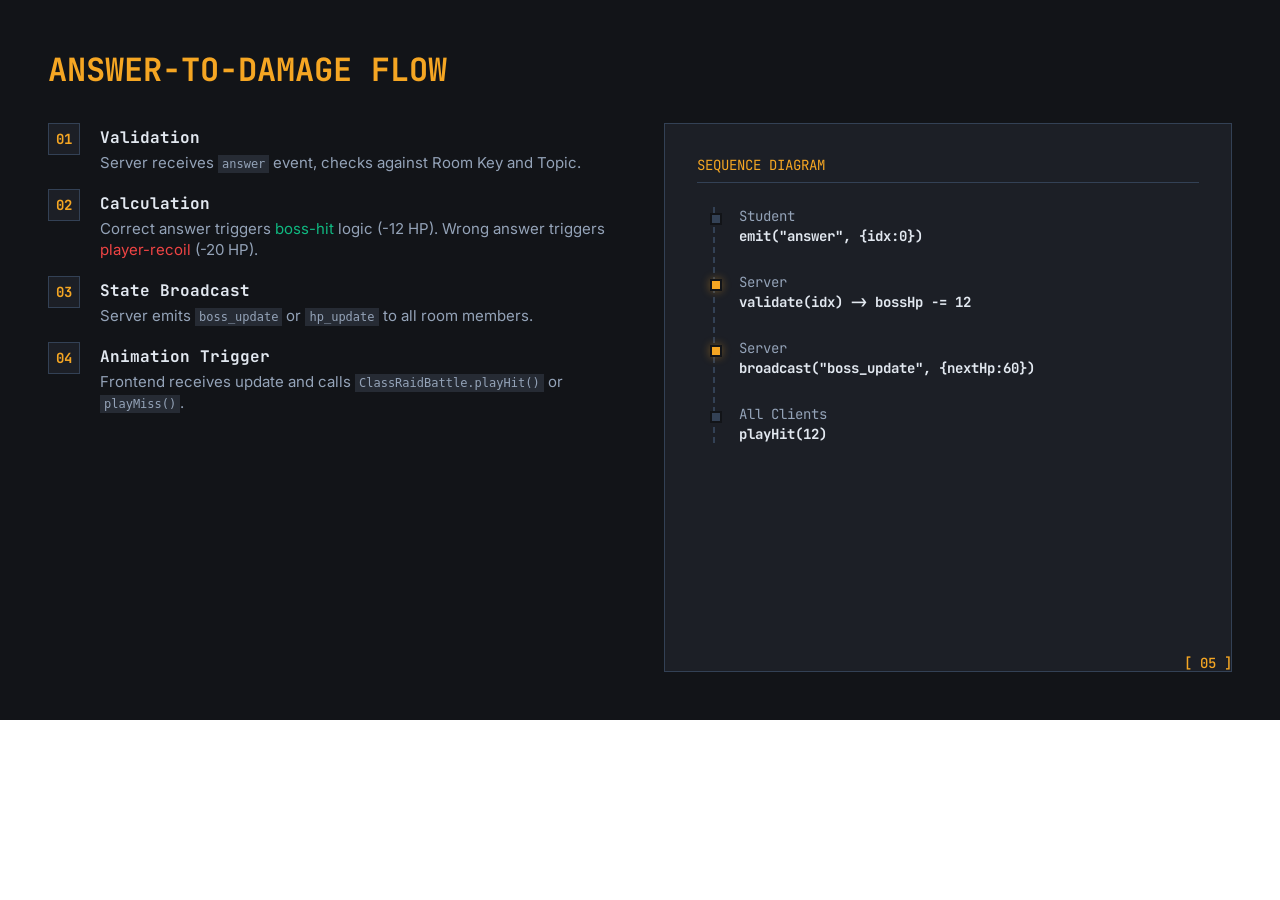
<file: answer_flow.html>
<!DOCTYPE html>
<html lang="en">
<head>
  <meta charset="utf-8">
  <link href="https://fonts.googleapis.com/css2?family=JetBrains+Mono:wght@500;700&family=Inter:wght@400;500&display=swap" rel="stylesheet">
  <style>
    * { margin: 0; padding: 0; box-sizing: border-box; }
    .slide-container { 
      width: 1280px; min-height: 720px; 
      background: #121418; color: #E2E8F0; padding: 48px;
      display: flex; flex-direction: column;
      font-family: 'Inter', sans-serif; position: relative;
    }
    .heading { font-family: 'JetBrains Mono', monospace; font-size: 32px; color: #F5A623; font-weight: 700; text-transform: uppercase; margin-bottom: 32px; }
    .content-zone { flex: 1; display: grid; grid-template-columns: 1fr 1fr; gap: 48px; }
    .flow-pane { display: flex; flex-direction: column; gap: 16px; }
    .step { display: flex; gap: 20px; align-items: flex-start; }
    .step-num { flex: 0 0 32px; height: 32px; background: #1C1F26; border: 1px solid #334155; display: grid; place-items: center; font-family: 'JetBrains Mono', monospace; font-size: 14px; color: #F5A623; font-weight: 700; }
    .step-body { flex: 1; padding-top: 4px; }
    .step-title { font-family: 'JetBrains Mono', monospace; font-size: 16px; font-weight: 700; margin-bottom: 4px; color: #E2E8F0; }
    .step-desc { font-size: 15px; color: #94A3B8; line-height: 1.4; }
    .visual-pane { background: #1C1F26; border: 1px solid #334155; padding: 32px; position: relative; }
    .v-title { font-family: 'JetBrains Mono', monospace; font-size: 14px; color: #F5A623; text-transform: uppercase; margin-bottom: 24px; border-bottom: 1px solid #334155; padding-bottom: 8px; }
    .seq-line { border-left: 2px dashed #334155; margin-left: 16px; padding-left: 24px; position: relative; }
    .seq-node { margin-bottom: 28px; position: relative; }
    .seq-node::before { content: ''; position: absolute; left: -29px; top: 6px; width: 8px; height: 8px; background: #334155; border: 2px solid #121418; }
    .seq-node.active::before { background: #F5A623; box-shadow: 0 0 8px rgba(245, 166, 35, 0.4); }
    .seq-node span { font-family: 'JetBrains Mono', monospace; font-size: 14px; color: #94A3B8; display: block; }
    .seq-node strong { font-family: 'JetBrains Mono', monospace; font-size: 14px; color: #E2E8F0; }
    .motif { position: absolute; bottom: 48px; right: 48px; font-family: 'JetBrains Mono', monospace; font-size: 14px; color: #F5A623; font-weight: 500; }
  </style>
</head>
<body>
  <div class="slide-container">
    <h2 class="heading">Answer-to-Damage Flow</h2>
    <div class="content-zone">
      <div class="flow-pane">
        <div class="step">
          <div class="step-num">01</div>
          <div class="step-body">
            <div class="step-title">Validation</div>
            <div class="step-desc">Server receives <span class="code-inline" style="background:#262B34;padding:2px 4px;font-size:12px;font-family:monospace">answer</span> event, checks against Room Key and Topic.</div>
          </div>
        </div>
        <div class="step">
          <div class="step-num">02</div>
          <div class="step-body">
            <div class="step-title">Calculation</div>
            <div class="step-desc">Correct answer triggers <span style="color:#10B981">boss-hit</span> logic (-12 HP). Wrong answer triggers <span style="color:#EF4444">player-recoil</span> (-20 HP).</div>
          </div>
        </div>
        <div class="step">
          <div class="step-num">03</div>
          <div class="step-body">
            <div class="step-title">State Broadcast</div>
            <div class="step-desc">Server emits <span class="code-inline" style="background:#262B34;padding:2px 4px;font-size:12px;font-family:monospace">boss_update</span> or <span class="code-inline" style="background:#262B34;padding:2px 4px;font-size:12px;font-family:monospace">hp_update</span> to all room members.</div>
          </div>
        </div>
        <div class="step">
          <div class="step-num">04</div>
          <div class="step-body">
            <div class="step-title">Animation Trigger</div>
            <div class="step-desc">Frontend receives update and calls <span class="code-inline" style="background:#262B34;padding:2px 4px;font-size:12px;font-family:monospace">ClassRaidBattle.playHit()</span> or <span class="code-inline" style="background:#262B34;padding:2px 4px;font-size:12px;font-family:monospace">playMiss()</span>.</div>
          </div>
        </div>
      </div>
      <div class="visual-pane">
        <div class="v-title">Sequence Diagram</div>
        <div class="seq-line">
          <div class="seq-node"><span>Student</span><strong>emit("answer", {idx:0})</strong></div>
          <div class="seq-node active"><span>Server</span><strong>validate(idx) -> bossHp -= 12</strong></div>
          <div class="seq-node active"><span>Server</span><strong>broadcast("boss_update", {nextHp:60})</strong></div>
          <div class="seq-node"><span>All Clients</span><strong>playHit(12)</strong></div>
        </div>
      </div>
    </div>
    <div class="motif">[ 05 ]</div>
  </div>
</body>
</html>
</file>
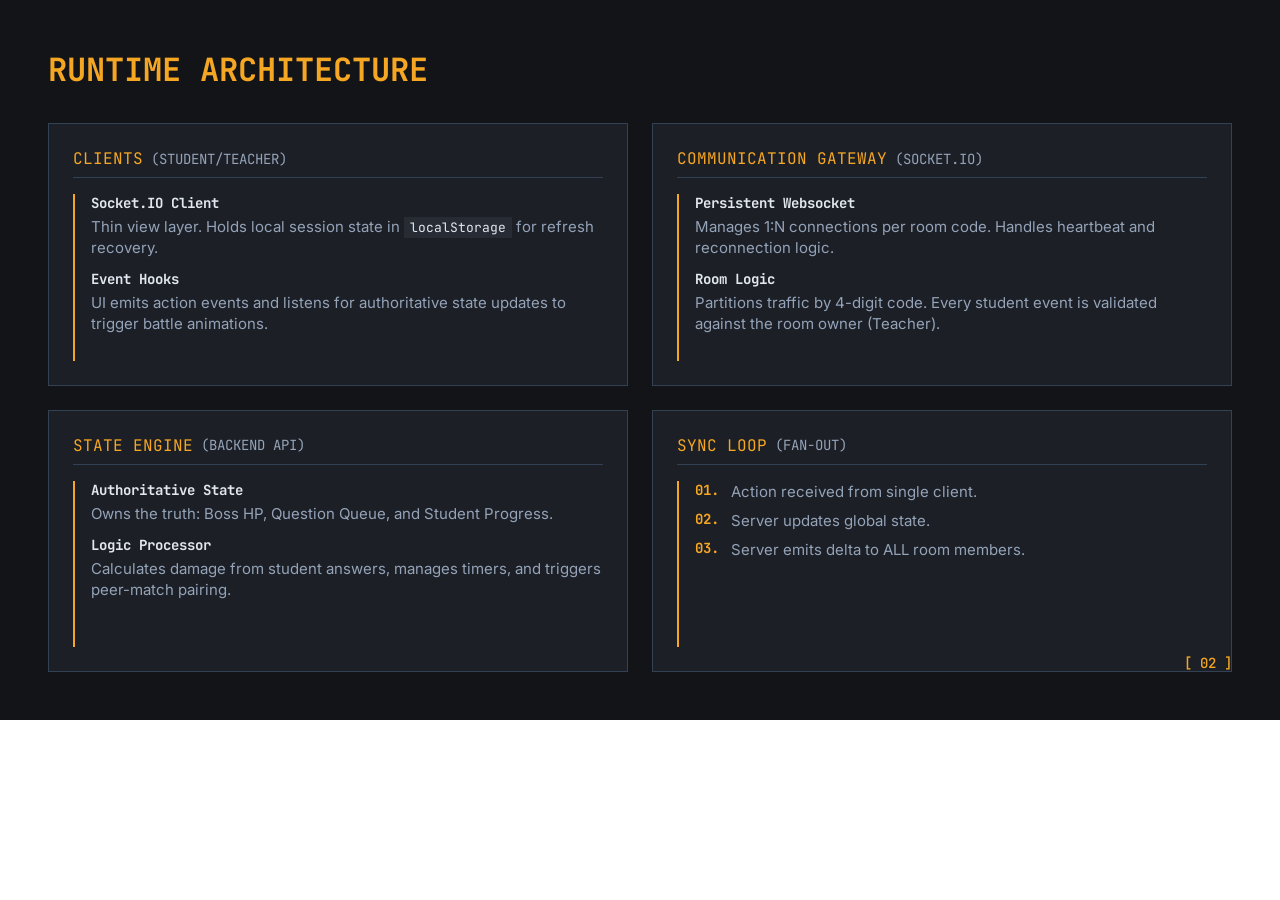
<file: architecture.html>
<!DOCTYPE html>
<html lang="en">
<head>
  <meta charset="utf-8">
  <link href="https://fonts.googleapis.com/css2?family=JetBrains+Mono:wght@500;700&family=Inter:wght@400;500&display=swap" rel="stylesheet">
  <style>
    * { margin: 0; padding: 0; box-sizing: border-box; }
    .slide-container { 
      width: 1280px; min-height: 720px; 
      background: #121418; color: #E2E8F0; padding: 48px;
      display: flex; flex-direction: column;
      font-family: 'Inter', sans-serif; position: relative;
    }
    .heading { font-family: 'JetBrains Mono', monospace; font-size: 32px; color: #F5A623; font-weight: 700; text-transform: uppercase; margin-bottom: 32px; }
    .content-zone { flex: 1; display: grid; grid-template-columns: repeat(2, 1fr); grid-template-rows: repeat(2, 1fr); gap: 24px; padding-top: 0; }
    .pane { background: #1C1F26; border: 1px solid #334155; padding: 24px; display: flex; flex-direction: column; }
    .pane-title { font-family: 'JetBrains Mono', monospace; font-size: 16px; color: #F5A623; text-transform: uppercase; margin-bottom: 16px; border-bottom: 1px solid #334155; padding-bottom: 8px; display: flex; align-items: center; gap: 8px; }
    .pane-title span { color: #94A3B8; font-size: 14px; }
    .diag-wrap { flex: 1; position: relative; border-left: 2px solid #F5A623; padding-left: 16px; }
    .diag-box { margin-bottom: 12px; }
    .diag-label { font-family: 'JetBrains Mono', monospace; font-size: 14px; font-weight: 700; margin-bottom: 4px; }
    .diag-text { font-size: 15px; color: #94A3B8; line-height: 1.4; }
    .flow-step { display: flex; gap: 12px; margin-bottom: 8px; }
    .flow-num { color: #F5A623; font-family: 'JetBrains Mono', monospace; font-size: 14px; font-weight: 700; }
    .code-inline { font-family: 'JetBrains Mono', monospace; font-size: 13px; background: #262B34; padding: 2px 6px; color: #E2E8F0; }
    .motif { position: absolute; bottom: 48px; right: 48px; font-family: 'JetBrains Mono', monospace; font-size: 14px; color: #F5A623; font-weight: 500; }
  </style>
</head>
<body>
  <div class="slide-container">
    <h2 class="heading">Runtime Architecture</h2>
    <div class="content-zone">
      <div class="pane">
        <div class="pane-title">Clients <span>(Student/Teacher)</span></div>
        <div class="diag-wrap">
          <div class="diag-box">
            <div class="diag-label">Socket.IO Client</div>
            <div class="diag-text">Thin view layer. Holds local session state in <span class="code-inline">localStorage</span> for refresh recovery.</div>
          </div>
          <div class="diag-box">
            <div class="diag-label">Event Hooks</div>
            <div class="diag-text">UI emits action events and listens for authoritative state updates to trigger battle animations.</div>
          </div>
        </div>
      </div>
      <div class="pane">
        <div class="pane-title">Communication Gateway <span>(Socket.IO)</span></div>
        <div class="diag-wrap">
          <div class="diag-box">
            <div class="diag-label">Persistent Websocket</div>
            <div class="diag-text">Manages 1:N connections per room code. Handles heartbeat and reconnection logic.</div>
          </div>
          <div class="diag-box">
            <div class="diag-label">Room Logic</div>
            <div class="diag-text">Partitions traffic by 4-digit code. Every student event is validated against the room owner (Teacher).</div>
          </div>
        </div>
      </div>
      <div class="pane">
        <div class="pane-title">State Engine <span>(Backend API)</span></div>
        <div class="diag-wrap">
          <div class="diag-box">
            <div class="diag-label">Authoritative State</div>
            <div class="diag-text">Owns the truth: Boss HP, Question Queue, and Student Progress.</div>
          </div>
          <div class="diag-box">
            <div class="diag-label">Logic Processor</div>
            <div class="diag-text">Calculates damage from student answers, manages timers, and triggers peer-match pairing.</div>
          </div>
        </div>
      </div>
      <div class="pane">
        <div class="pane-title">Sync Loop <span>(Fan-out)</span></div>
        <div class="diag-wrap">
          <div class="flow-step">
            <div class="flow-num">01.</div><div class="diag-text">Action received from single client.</div>
          </div>
          <div class="flow-step">
            <div class="flow-num">02.</div><div class="diag-text">Server updates global state.</div>
          </div>
          <div class="flow-step">
            <div class="flow-num">03.</div><div class="diag-text">Server emits delta to ALL room members.</div>
          </div>
        </div>
      </div>
    </div>
    <div class="motif">[ 02 ]</div>
  </div>
</body>
</html>
</file>
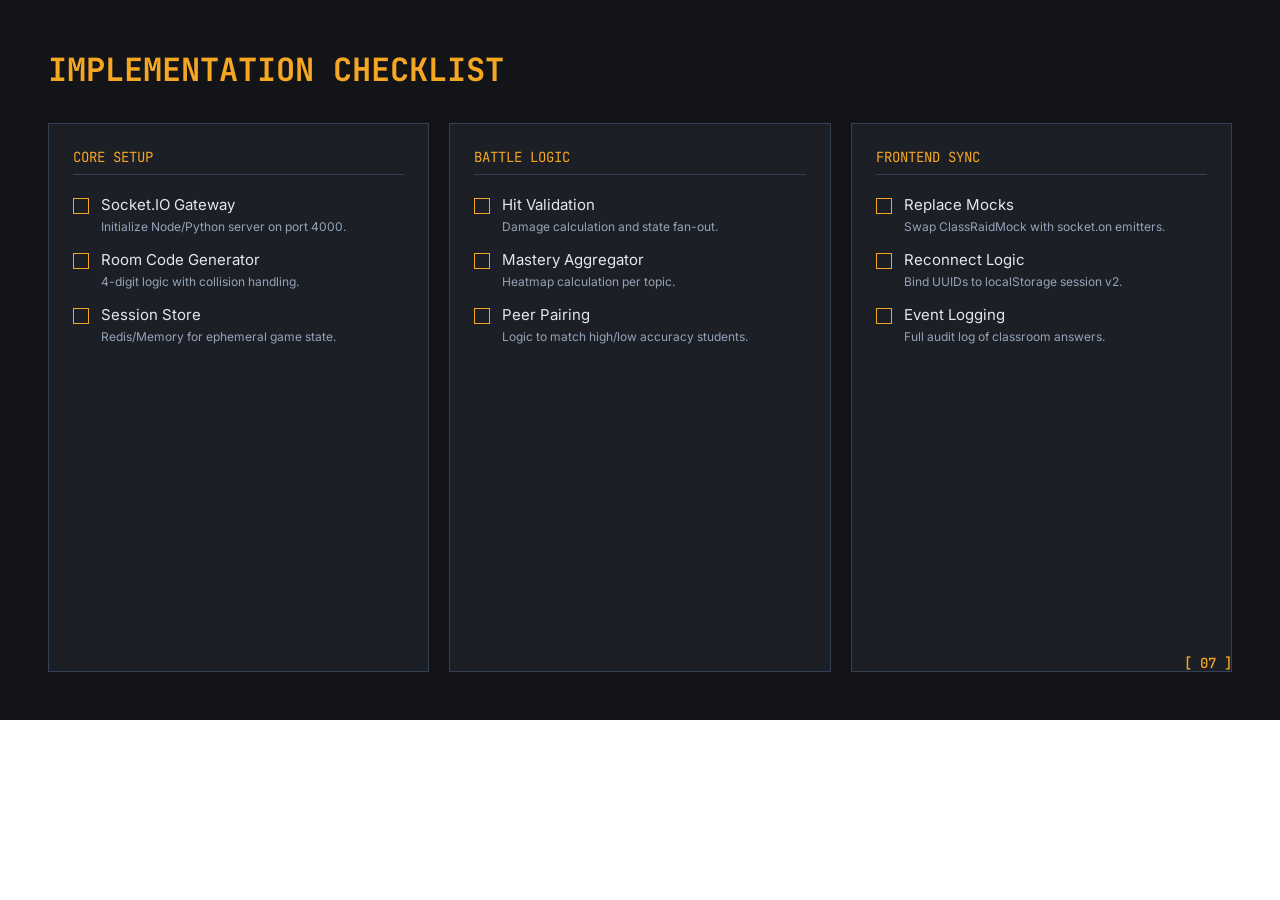
<file: backend_checklist.html>
<!DOCTYPE html>
<html lang="en">
<head>
  <meta charset="utf-8">
  <link href="https://fonts.googleapis.com/css2?family=JetBrains+Mono:wght@500;700&family=Inter:wght@400;500&display=swap" rel="stylesheet">
  <style>
    * { margin: 0; padding: 0; box-sizing: border-box; }
    .slide-container { 
      width: 1280px; min-height: 720px; 
      background: #121418; color: #E2E8F0; padding: 48px;
      display: flex; flex-direction: column;
      font-family: 'Inter', sans-serif; position: relative;
    }
    .heading { font-family: 'JetBrains Mono', monospace; font-size: 32px; color: #F5A623; font-weight: 700; text-transform: uppercase; margin-bottom: 32px; }
    .content-zone { flex: 1; display: grid; grid-template-columns: repeat(3, 1fr); gap: 20px; }
    .column { background: #1C1F26; border: 1px solid #334155; padding: 24px; }
    .col-title { font-family: 'JetBrains Mono', monospace; font-size: 14px; color: #F5A623; text-transform: uppercase; margin-bottom: 20px; border-bottom: 1px solid #334155; padding-bottom: 8px; }
    .check-item { display: flex; gap: 12px; margin-bottom: 16px; align-items: flex-start; }
    .box { flex: 0 0 16px; height: 16px; border: 1px solid #F5A623; margin-top: 3px; }
    .text { flex: 1; font-size: 15px; color: #E2E8F0; line-height: 1.3; }
    .text span { display: block; font-size: 12px; color: #94A3B8; margin-top: 4px; }
    .motif { position: absolute; bottom: 48px; right: 48px; font-family: 'JetBrains Mono', monospace; font-size: 14px; color: #F5A623; font-weight: 500; }
  </style>
</head>
<body>
  <div class="slide-container">
    <h2 class="heading">Implementation Checklist</h2>
    <div class="content-zone">
      <div class="column">
        <div class="col-title">Core Setup</div>
        <div class="check-item"><div class="box"></div><div class="text">Socket.IO Gateway<span>Initialize Node/Python server on port 4000.</span></div></div>
        <div class="check-item"><div class="box"></div><div class="text">Room Code Generator<span>4-digit logic with collision handling.</span></div></div>
        <div class="check-item"><div class="box"></div><div class="text">Session Store<span>Redis/Memory for ephemeral game state.</span></div></div>
      </div>
      <div class="column">
        <div class="col-title">Battle Logic</div>
        <div class="check-item"><div class="box"></div><div class="text">Hit Validation<span>Damage calculation and state fan-out.</span></div></div>
        <div class="check-item"><div class="box"></div><div class="text">Mastery Aggregator<span>Heatmap calculation per topic.</span></div></div>
        <div class="check-item"><div class="box"></div><div class="text">Peer Pairing<span>Logic to match high/low accuracy students.</span></div></div>
      </div>
      <div class="column">
        <div class="col-title">Frontend Sync</div>
        <div class="check-item"><div class="box"></div><div class="text">Replace Mocks<span>Swap ClassRaidMock with socket.on emitters.</span></div></div>
        <div class="check-item"><div class="box"></div><div class="text">Reconnect Logic<span>Bind UUIDs to localStorage session v2.</span></div></div>
        <div class="check-item"><div class="box"></div><div class="text">Event Logging<span>Full audit log of classroom answers.</span></div></div>
      </div>
    </div>
    <div class="motif">[ 07 ]</div>
  </div>
</body>
</html>
</file>
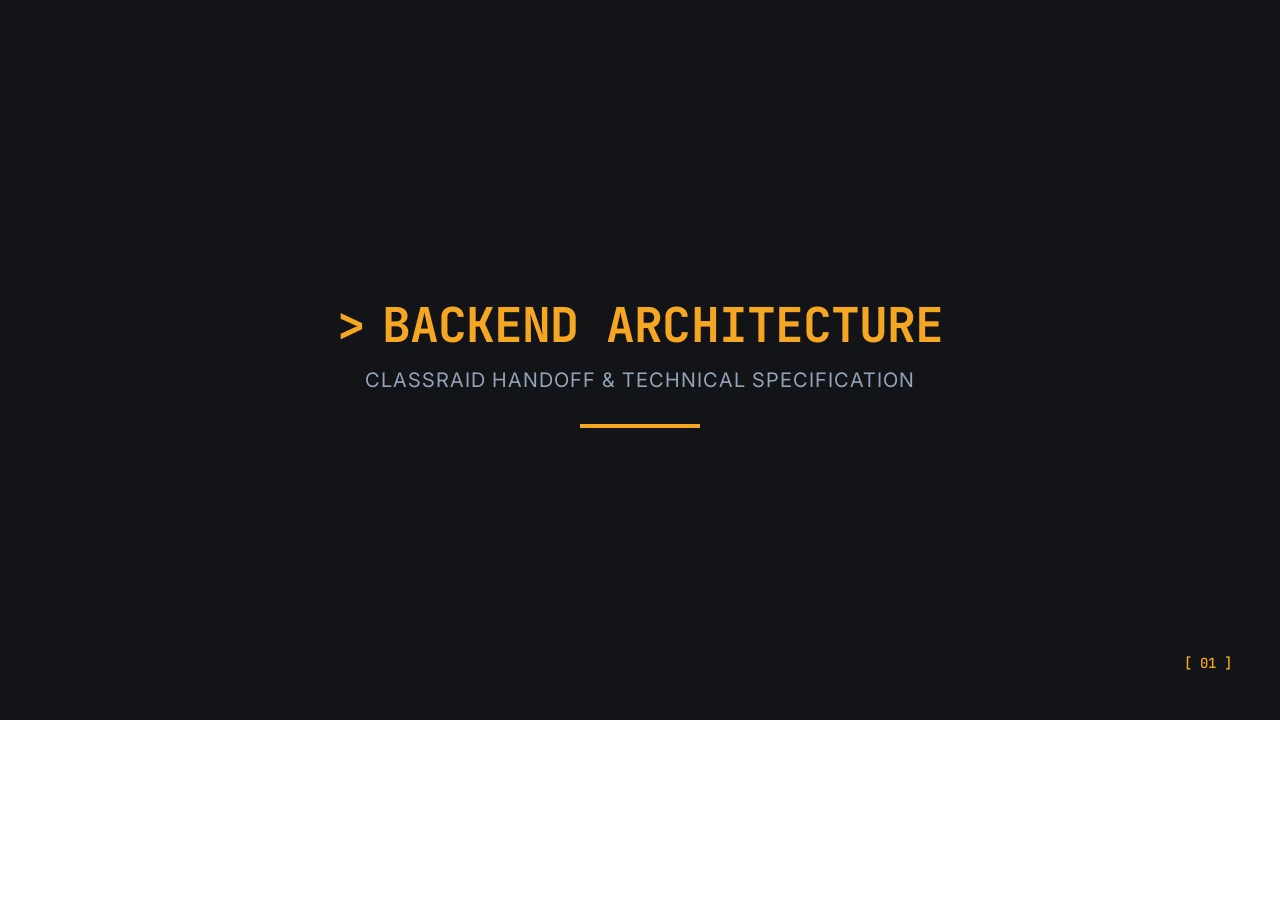
<file: cover.html>
<!DOCTYPE html>
<html lang="en">
<head>
  <meta charset="utf-8">
  <link href="https://fonts.googleapis.com/css2?family=JetBrains+Mono:wght@500;700&family=Inter:wght@400;500&display=swap" rel="stylesheet">
  <style>
    * { margin: 0; padding: 0; box-sizing: border-box; }
    .slide-container { 
      width: 1280px; min-height: 720px; 
      background: #121418; color: #E2E8F0; 
      display: flex; flex-direction: column; justify-content: center; align-items: center;
      font-family: 'Inter', sans-serif; position: relative;
    }
    .title-box { display: flex; align-items: center; gap: 16px; margin-bottom: 12px; }
    .prompt { font-family: 'JetBrains Mono', monospace; font-size: 48px; color: #F5A623; font-weight: 700; }
    .display { font-family: 'JetBrains Mono', monospace; font-size: 48px; color: #F5A623; font-weight: 700; text-transform: uppercase; letter-spacing: -0.02em; }
    .subtitle { font-family: 'Inter', sans-serif; font-size: 20px; color: #94A3B8; font-weight: 400; letter-spacing: 0.05em; text-transform: uppercase; }
    .motif { position: absolute; bottom: 48px; right: 48px; font-family: 'JetBrains Mono', monospace; font-size: 14px; color: #F5A623; font-weight: 500; }
    .accent-bar { width: 120px; height: 4px; background: #F5A623; margin-top: 32px; }
  </style>
</head>
<body>
  <div class="slide-container">
    <div class="title-box">
      <span class="prompt">></span>
      <h1 class="display">Backend Architecture</h1>
    </div>
    <p class="subtitle">ClassRaid Handoff & Technical Specification</p>
    <div class="accent-bar"></div>
    <div class="motif">[ 01 ]</div>
  </div>
</body>
</html>
</file>
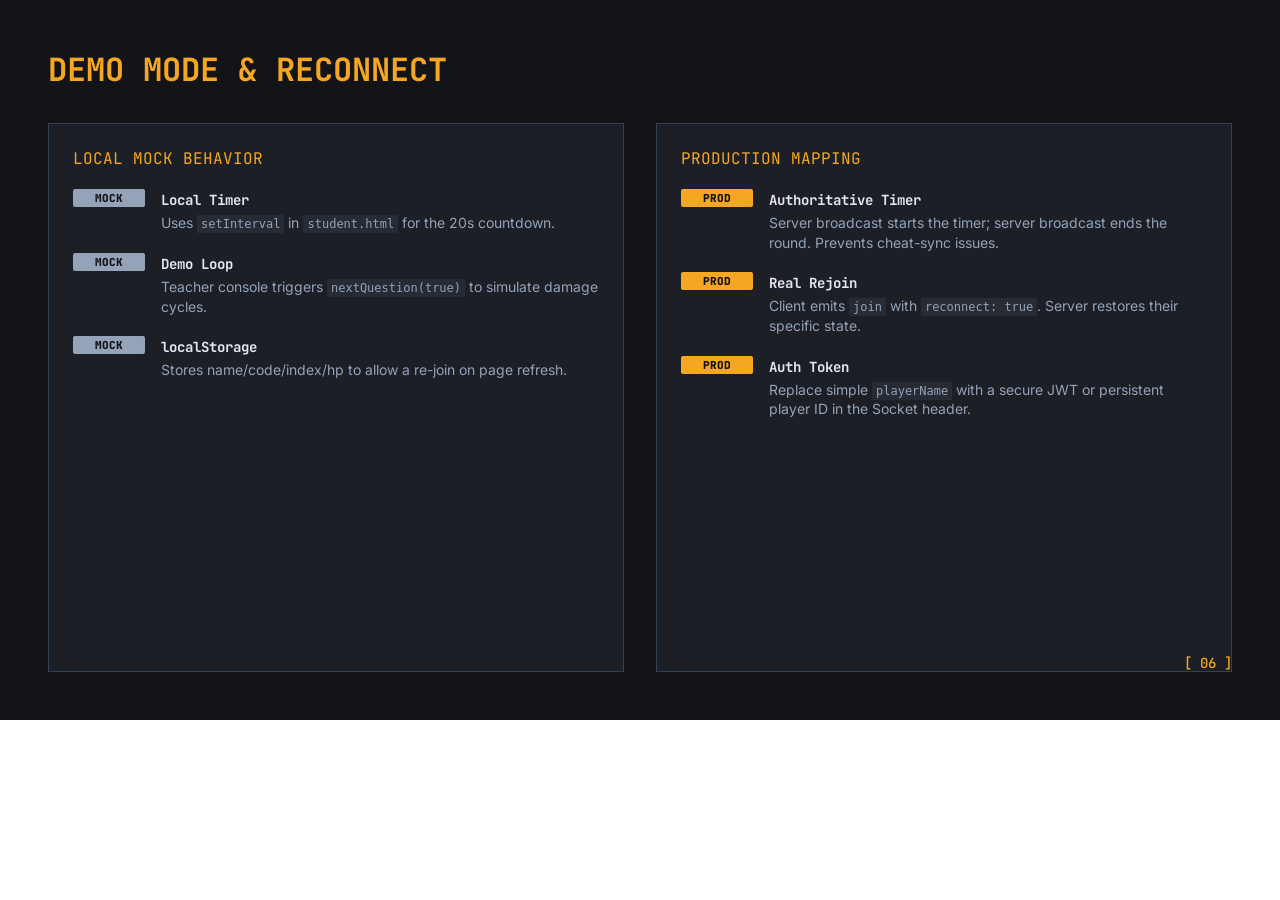
<file: demo_and_reconnect.html>
<!DOCTYPE html>
<html lang="en">
<head>
  <meta charset="utf-8">
  <link href="https://fonts.googleapis.com/css2?family=JetBrains+Mono:wght@500;700&family=Inter:wght@400;500&display=swap" rel="stylesheet">
  <style>
    * { margin: 0; padding: 0; box-sizing: border-box; }
    .slide-container { 
      width: 1280px; min-height: 720px; 
      background: #121418; color: #E2E8F0; padding: 48px;
      display: flex; flex-direction: column;
      font-family: 'Inter', sans-serif; position: relative;
    }
    .heading { font-family: 'JetBrains Mono', monospace; font-size: 32px; color: #F5A623; font-weight: 700; text-transform: uppercase; margin-bottom: 32px; }
    .content-zone { flex: 1; display: grid; grid-template-columns: 1fr 1fr; gap: 32px; }
    .pane { background: #1C1F26; border: 1px solid #334155; padding: 24px; }
    .pane-title { font-family: 'JetBrains Mono', monospace; font-size: 16px; color: #F5A623; text-transform: uppercase; margin-bottom: 20px; }
    .comp-list { display: grid; gap: 20px; }
    .comp-item { display: flex; gap: 16px; align-items: flex-start; }
    .comp-tag { flex: 0 0 72px; font-family: 'JetBrains Mono', monospace; font-size: 11px; font-weight: 900; color: #121418; background: #94A3B8; text-align: center; padding: 2px 0; border-radius: 2px; text-transform: uppercase; }
    .comp-tag.prod { background: #F5A623; }
    .comp-body { flex: 1; padding-top: 2px; }
    .comp-title { font-family: 'JetBrains Mono', monospace; font-size: 14px; font-weight: 700; color: #E2E8F0; margin-bottom: 4px; }
    .comp-desc { font-size: 14px; color: #94A3B8; line-height: 1.4; }
    .motif { position: absolute; bottom: 48px; right: 48px; font-family: 'JetBrains Mono', monospace; font-size: 14px; color: #F5A623; font-weight: 500; }
  </style>
</head>
<body>
  <div class="slide-container">
    <h2 class="heading">Demo Mode & Reconnect</h2>
    <div class="content-zone">
      <div class="pane">
        <div class="pane-title">Local Mock Behavior</div>
        <div class="comp-list">
          <div class="comp-item">
            <div class="comp-tag">MOCK</div>
            <div class="comp-body">
              <div class="comp-title">Local Timer</div>
              <div class="comp-desc">Uses <span class="code-inline" style="background:#262B34;padding:2px 4px;font-size:12px;font-family:monospace">setInterval</span> in <span class="code-inline" style="background:#262B34;padding:2px 4px;font-size:12px;font-family:monospace">student.html</span> for the 20s countdown.</div>
            </div>
          </div>
          <div class="comp-item">
            <div class="comp-tag">MOCK</div>
            <div class="comp-body">
              <div class="comp-title">Demo Loop</div>
              <div class="comp-desc">Teacher console triggers <span class="code-inline" style="background:#262B34;padding:2px 4px;font-size:12px;font-family:monospace">nextQuestion(true)</span> to simulate damage cycles.</div>
            </div>
          </div>
          <div class="comp-item">
            <div class="comp-tag">MOCK</div>
            <div class="comp-body">
              <div class="comp-title">localStorage</div>
              <div class="comp-desc">Stores name/code/index/hp to allow a re-join on page refresh.</div>
            </div>
          </div>
        </div>
      </div>
      <div class="pane">
        <div class="pane-title">Production Mapping</div>
        <div class="comp-list">
          <div class="comp-item">
            <div class="comp-tag prod">PROD</div>
            <div class="comp-body">
              <div class="comp-title">Authoritative Timer</div>
              <div class="comp-desc">Server broadcast starts the timer; server broadcast ends the round. Prevents cheat-sync issues.</div>
            </div>
          </div>
          <div class="comp-item">
            <div class="comp-tag prod">PROD</div>
            <div class="comp-body">
              <div class="comp-title">Real Rejoin</div>
              <div class="comp-desc">Client emits <span class="code-inline" style="background:#262B34;padding:2px 4px;font-size:12px;font-family:monospace">join</span> with <span class="code-inline" style="background:#262B34;padding:2px 4px;font-size:12px;font-family:monospace">reconnect: true</span>. Server restores their specific state.</div>
            </div>
          </div>
          <div class="comp-item">
            <div class="comp-tag prod">PROD</div>
            <div class="comp-body">
              <div class="comp-title">Auth Token</div>
              <div class="comp-desc">Replace simple <span class="code-inline" style="background:#262B34;padding:2px 4px;font-size:12px;font-family:monospace">playerName</span> with a secure JWT or persistent player ID in the Socket header.</div>
            </div>
          </div>
        </div>
      </div>
    </div>
    <div class="motif">[ 06 ]</div>
  </div>
</body>
</html>
</file>
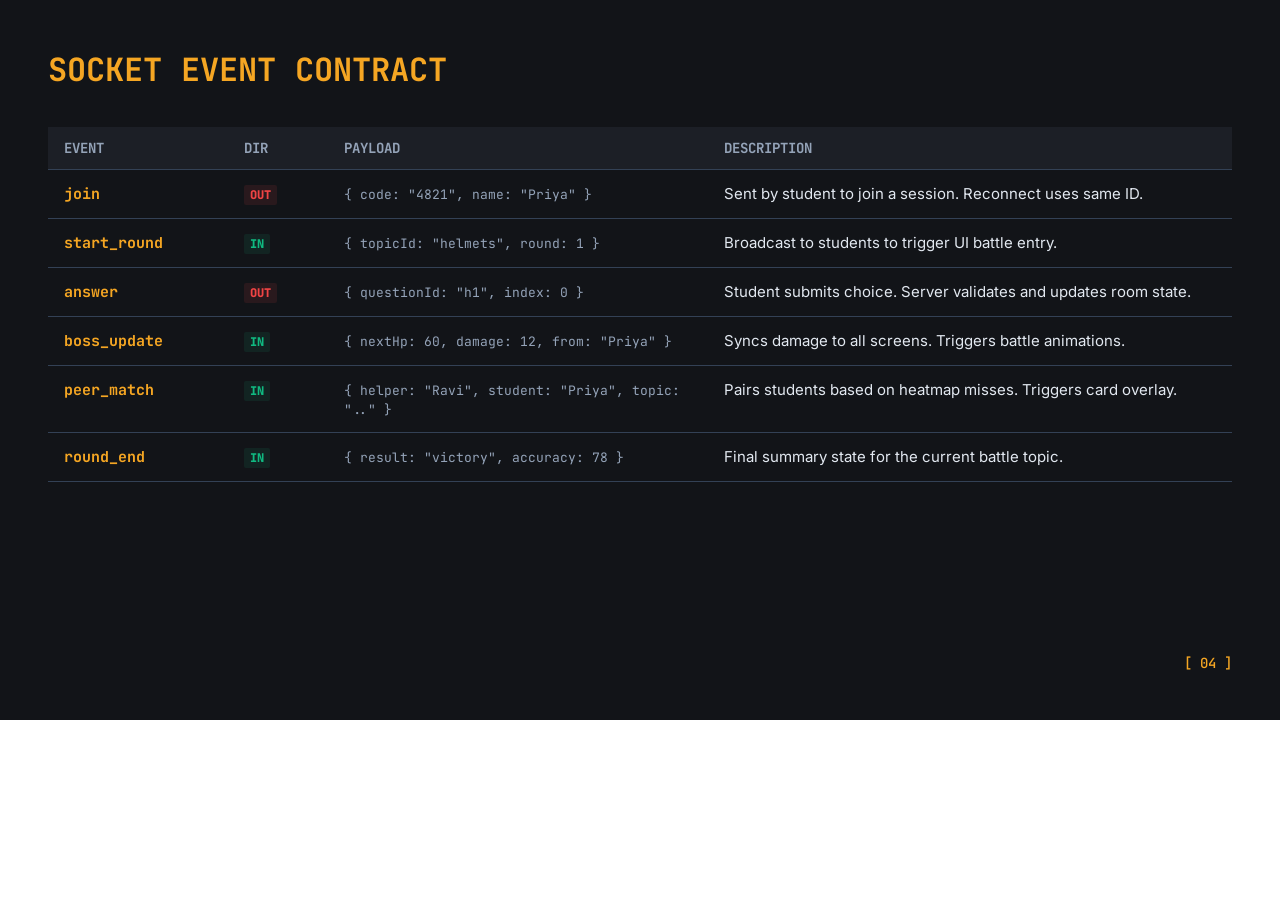
<file: socket_contract.html>
<!DOCTYPE html>
<html lang="en">
<head>
  <meta charset="utf-8">
  <link href="https://fonts.googleapis.com/css2?family=JetBrains+Mono:wght@500;700&family=Inter:wght@400;500&display=swap" rel="stylesheet">
  <style>
    * { margin: 0; padding: 0; box-sizing: border-box; }
    .slide-container { 
      width: 1280px; min-height: 720px; 
      background: #121418; color: #E2E8F0; padding: 48px;
      display: flex; flex-direction: column;
      font-family: 'Inter', sans-serif; position: relative;
    }
    .heading { font-family: 'JetBrains Mono', monospace; font-size: 32px; color: #F5A623; font-weight: 700; text-transform: uppercase; margin-bottom: 24px; }
    .content-zone { flex: 1; display: flex; flex-direction: column; }
    .contract-table { width: 100%; border-collapse: collapse; margin-top: 12px; }
    .contract-table th { background: #1C1F26; text-align: left; padding: 12px 16px; font-family: 'JetBrains Mono', monospace; font-size: 14px; color: #94A3B8; border-bottom: 1px solid #334155; text-transform: uppercase; }
    .contract-table td { padding: 14px 16px; border-bottom: 1px solid #334155; font-size: 15px; vertical-align: top; }
    .dir { font-family: 'JetBrains Mono', monospace; font-size: 12px; font-weight: 900; padding: 2px 6px; border-radius: 2px; }
    .dir.in { background: rgba(16, 185, 129, 0.1); color: #10B981; }
    .dir.out { background: rgba(239, 68, 68, 0.1); color: #EF4444; }
    .ev-name { font-family: 'JetBrains Mono', monospace; font-size: 15px; color: #F5A623; font-weight: 700; }
    .code { font-family: 'JetBrains Mono', monospace; font-size: 13px; color: #94A3B8; white-space: pre-wrap; }
    .motif { position: absolute; bottom: 48px; right: 48px; font-family: 'JetBrains Mono', monospace; font-size: 14px; color: #F5A623; font-weight: 500; }
  </style>
</head>
<body>
  <div class="slide-container">
    <h2 class="heading">Socket Event Contract</h2>
    <div class="content-zone">
      <table class="contract-table">
        <thead>
          <tr>
            <th style="width: 180px;">Event</th>
            <th style="width: 100px;">Dir</th>
            <th style="width: 380px;">Payload</th>
            <th>Description</th>
          </tr>
        </thead>
        <tbody>
          <tr>
            <td><span class="ev-name">join</span></td>
            <td><span class="dir out">OUT</span></td>
            <td><span class="code">{ code: "4821", name: "Priya" }</span></td>
            <td>Sent by student to join a session. Reconnect uses same ID.</td>
          </tr>
          <tr>
            <td><span class="ev-name">start_round</span></td>
            <td><span class="dir in">IN</span></td>
            <td><span class="code">{ topicId: "helmets", round: 1 }</span></td>
            <td>Broadcast to students to trigger UI battle entry.</td>
          </tr>
          <tr>
            <td><span class="ev-name">answer</span></td>
            <td><span class="dir out">OUT</span></td>
            <td><span class="code">{ questionId: "h1", index: 0 }</span></td>
            <td>Student submits choice. Server validates and updates room state.</td>
          </tr>
          <tr>
            <td><span class="ev-name">boss_update</span></td>
            <td><span class="dir in">IN</span></td>
            <td><span class="code">{ nextHp: 60, damage: 12, from: "Priya" }</span></td>
            <td>Syncs damage to all screens. Triggers battle animations.</td>
          </tr>
          <tr>
            <td><span class="ev-name">peer_match</span></td>
            <td><span class="dir in">IN</span></td>
            <td><span class="code">{ helper: "Ravi", student: "Priya", topic: ".." }</span></td>
            <td>Pairs students based on heatmap misses. Triggers card overlay.</td>
          </tr>
          <tr>
            <td><span class="ev-name">round_end</span></td>
            <td><span class="dir in">IN</span></td>
            <td><span class="code">{ result: "victory", accuracy: 78 }</span></td>
            <td>Final summary state for the current battle topic.</td>
          </tr>
        </tbody>
      </table>
    </div>
    <div class="motif">[ 04 ]</div>
  </div>
</body>
</html>
</file>
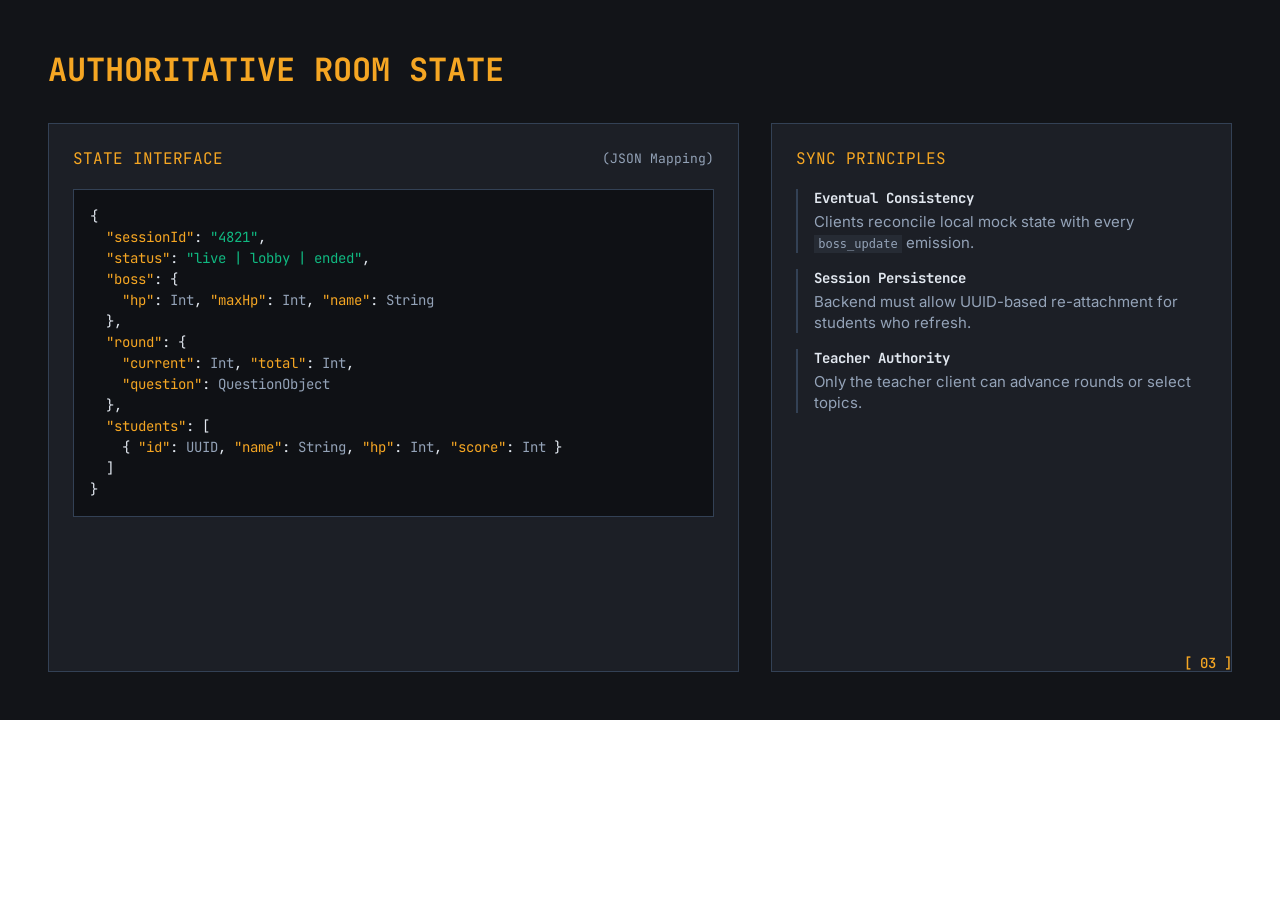
<file: state_model.html>
<!DOCTYPE html>
<html lang="en">
<head>
  <meta charset="utf-8">
  <link href="https://fonts.googleapis.com/css2?family=JetBrains+Mono:wght@500;700&family=Inter:wght@400;500&display=swap" rel="stylesheet">
  <style>
    * { margin: 0; padding: 0; box-sizing: border-box; }
    .slide-container { 
      width: 1280px; min-height: 720px; 
      background: #121418; color: #E2E8F0; padding: 48px;
      display: flex; flex-direction: column;
      font-family: 'Inter', sans-serif; position: relative;
    }
    .heading { font-family: 'JetBrains Mono', monospace; font-size: 32px; color: #F5A623; font-weight: 700; text-transform: uppercase; margin-bottom: 32px; }
    .content-zone { flex: 1; display: grid; grid-template-columns: 1.2fr 0.8fr; gap: 32px; }
    .pane { background: #1C1F26; border: 1px solid #334155; padding: 24px; }
    .pane-title { font-family: 'JetBrains Mono', monospace; font-size: 16px; color: #F5A623; text-transform: uppercase; margin-bottom: 20px; display: flex; align-items: center; justify-content: space-between; }
    .pane-title span { color: #94A3B8; font-size: 13px; text-transform: none; }
    .code-block { background: #0F1115; padding: 16px; border: 1px solid #334155; font-family: 'JetBrains Mono', monospace; font-size: 14px; line-height: 1.5; color: #E2E8F0; }
    .c-key { color: #F5A623; }
    .c-val { color: #10B981; }
    .c-typ { color: #94A3B8; }
    .feature-list { display: grid; gap: 16px; margin-top: 12px; }
    .feature { border-left: 2px solid #334155; padding-left: 16px; }
    .feat-name { font-family: 'JetBrains Mono', monospace; font-size: 14px; font-weight: 700; margin-bottom: 4px; color: #E2E8F0; }
    .feat-desc { font-size: 15px; color: #94A3B8; line-height: 1.4; }
    .motif { position: absolute; bottom: 48px; right: 48px; font-family: 'JetBrains Mono', monospace; font-size: 14px; color: #F5A623; font-weight: 500; }
  </style>
</head>
<body>
  <div class="slide-container">
    <h2 class="heading">Authoritative Room State</h2>
    <div class="content-zone">
      <div class="pane">
        <div class="pane-title">State Interface <span>(JSON Mapping)</span></div>
        <div class="code-block">
          {<br>
          &nbsp;&nbsp;<span class="c-key">"sessionId"</span>: <span class="c-val">"4821"</span>,<br>
          &nbsp;&nbsp;<span class="c-key">"status"</span>: <span class="c-val">"live | lobby | ended"</span>,<br>
          &nbsp;&nbsp;<span class="c-key">"boss"</span>: {<br>
          &nbsp;&nbsp;&nbsp;&nbsp;<span class="c-key">"hp"</span>: <span class="c-typ">Int</span>, <span class="c-key">"maxHp"</span>: <span class="c-typ">Int</span>, <span class="c-key">"name"</span>: <span class="c-typ">String</span><br>
          &nbsp;&nbsp;},<br>
          &nbsp;&nbsp;<span class="c-key">"round"</span>: {<br>
          &nbsp;&nbsp;&nbsp;&nbsp;<span class="c-key">"current"</span>: <span class="c-typ">Int</span>, <span class="c-key">"total"</span>: <span class="c-typ">Int</span>,<br>
          &nbsp;&nbsp;&nbsp;&nbsp;<span class="c-key">"question"</span>: <span class="c-typ">QuestionObject</span><br>
          &nbsp;&nbsp;},<br>
          &nbsp;&nbsp;<span class="c-key">"students"</span>: [<br>
          &nbsp;&nbsp;&nbsp;&nbsp;{ <span class="c-key">"id"</span>: <span class="c-typ">UUID</span>, <span class="c-key">"name"</span>: <span class="c-typ">String</span>, <span class="c-key">"hp"</span>: <span class="c-typ">Int</span>, <span class="c-key">"score"</span>: <span class="c-typ">Int</span> }<br>
          &nbsp;&nbsp;]<br>
          }
        </div>
      </div>
      <div class="pane">
        <div class="pane-title">Sync Principles</div>
        <div class="feature-list">
          <div class="feature">
            <div class="feat-name">Eventual Consistency</div>
            <div class="feat-desc">Clients reconcile local mock state with every <span class="code-inline" style="background:#262B34;padding:2px 4px;font-size:12px;font-family:monospace">boss_update</span> emission.</div>
          </div>
          <div class="feature">
            <div class="feat-name">Session Persistence</div>
            <div class="feat-desc">Backend must allow UUID-based re-attachment for students who refresh.</div>
          </div>
          <div class="feature">
            <div class="feat-name">Teacher Authority</div>
            <div class="feat-desc">Only the teacher client can advance rounds or select topics.</div>
          </div>
        </div>
      </div>
    </div>
    <div class="motif">[ 03 ]</div>
  </div>
</body>
</html>
</file>
